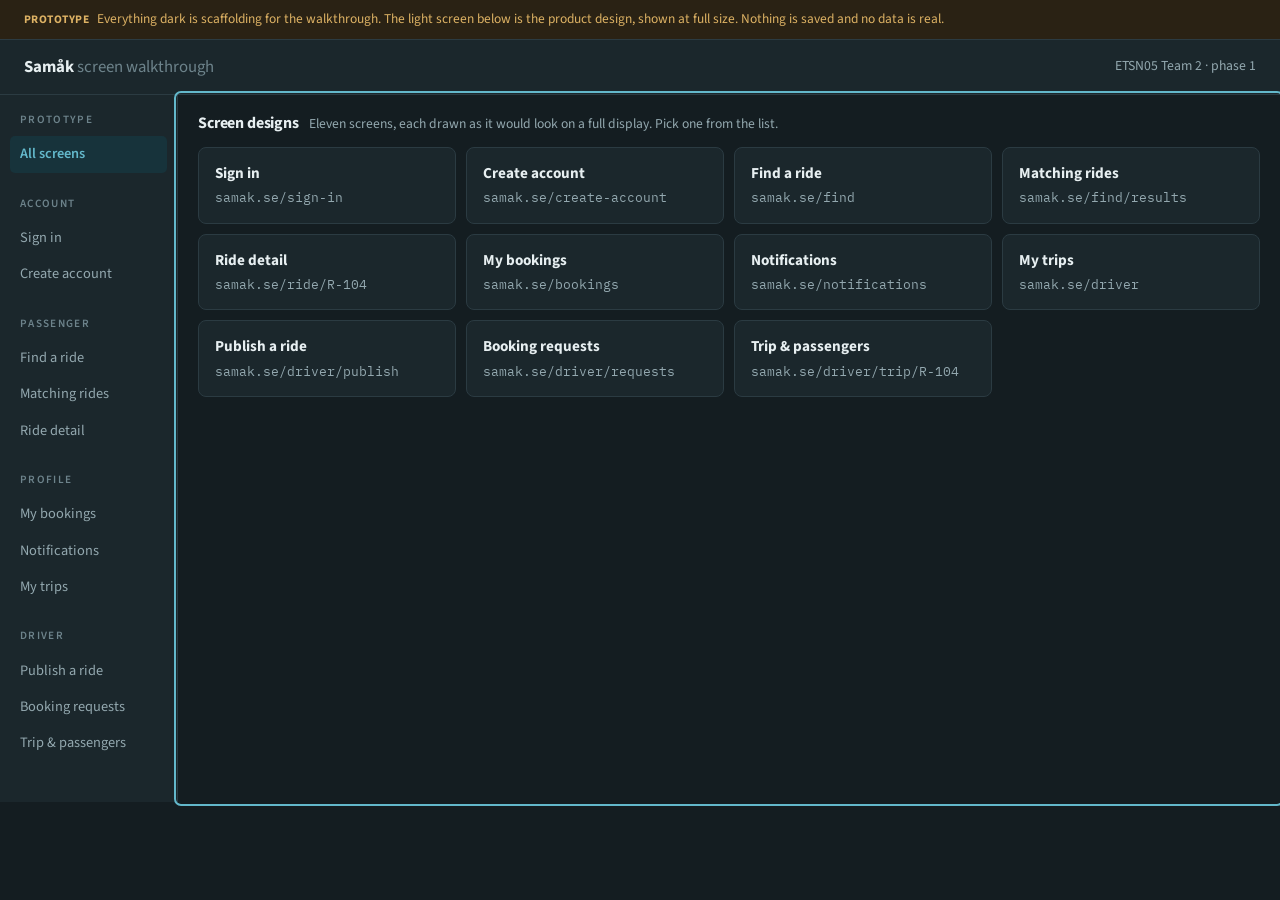
<file: index.html>
<!DOCTYPE html>
<html lang="en">
<head>
<meta charset="utf-8">
<meta name="viewport" content="width=device-width, initial-scale=1">
<title>Samåk Screens</title>
<link rel="preconnect" href="https://fonts.googleapis.com">
<link rel="preconnect" href="https://fonts.gstatic.com" crossorigin>
<link rel="stylesheet" href="https://fonts.googleapis.com/css2?family=Source+Sans+3:wght@400;600;700&family=IBM+Plex+Mono:wght@400&display=swap">
<style>
:root{
  --ground:#EFF2F2;
  --card:#FFFFFF;
  --ink:#1E2B30;
  --muted:#5F7178;
  --faint:#8A9AA0;
  --line:#E1E8E9;
  --accent:#14657A;
  --accent-soft:#E8F1F3;
  --route:#C08219;
  --route-soft:#FAF0DD;
  --ok:#2E6F4F;
  --ok-soft:#E5F0EA;
  --body:"Source Sans 3","Segoe UI",system-ui,sans-serif;
  --mono:"IBM Plex Mono",ui-monospace,Menlo,monospace;

  /* The scaffolding has its own dark set. Everything above belongs to the
     product and must never be used outside the frame, or the two stop being
     told apart. */
  --ui-bg:#141D21;
  --ui-panel:#1B272C;
  --ui-line:#2B3B42;
  --ui-ink:#E7EFF1;
  --ui-muted:#93A8AF;
  --ui-faint:#6D838B;
  --ui-accent:#63B8CB;
  --ui-accent-soft:#17333B;
  --ui-note-bg:#2A2214;
  --ui-note-ink:#DDB264;
  color-scheme:light;
}
*{box-sizing:border-box}
body{margin:0;background:var(--ui-bg);color:var(--ui-ink);font:400 16px/1.55 var(--body);-webkit-font-smoothing:antialiased}
h1,h2,h3{margin:0;font-weight:700;letter-spacing:-.01em;text-wrap:balance}
p{margin:0}
a{color:var(--ui-accent)}
:focus-visible{outline:2px solid var(--ui-accent);outline-offset:2px;border-radius:3px}
.screen :focus-visible{outline-color:var(--accent)}
.skip{position:absolute;left:-9999px;top:0;background:var(--ui-accent);color:#0B1417;padding:10px 16px}
.skip:focus{left:0;z-index:60}

/* ============ prototype chrome (outside the frames) ============ */

.note{background:var(--ui-note-bg);border-bottom:1px solid var(--ui-line);padding:9px 24px;
  font-size:.84rem;color:var(--ui-note-ink)}
.note b{font-weight:700;letter-spacing:.04em;text-transform:uppercase;font-size:.72rem;margin-right:8px}
.shell{display:grid;grid-template-columns:178px minmax(0,1fr)}
.top{grid-column:1/-1;display:flex;align-items:center;justify-content:space-between;gap:16px;flex-wrap:wrap;
  padding:14px 24px;background:var(--ui-panel);border-bottom:1px solid var(--ui-line)}
.brand{font-weight:700;font-size:1.05rem;text-decoration:none;color:var(--ui-ink)}
.brand span{color:var(--ui-faint);font-weight:400}
.top .meta{font-size:.86rem;color:var(--ui-muted)}

nav.rail{background:var(--ui-panel);border-right:1px solid var(--ui-line);padding:16px 10px 40px}
.rail-group+.rail-group{margin-top:22px}
.rail-label{display:block;padding:0 10px 8px;font-size:.7rem;letter-spacing:.12em;text-transform:uppercase;color:var(--ui-faint);font-weight:600}
.rail a{display:block;padding:7px 10px;border-radius:5px;color:var(--ui-muted);text-decoration:none;font-size:.9rem}
.rail a:hover{background:var(--ui-bg);color:var(--ui-ink)}
.rail a[aria-current="page"]{background:var(--ui-accent-soft);color:var(--ui-accent);font-weight:600}

main{padding:16px 20px 34px;min-width:0}
.wrap{max-width:1280px;display:flex;flex-direction:column;gap:11px}
.caption{display:flex;align-items:baseline;gap:10px;flex-wrap:wrap}
.caption h1{font-size:1rem;color:var(--ui-ink)}
.caption p{color:var(--ui-muted);font-size:.85rem;max-width:90ch}
.caption .tag{font-size:.66rem;font-weight:700;letter-spacing:.1em;text-transform:uppercase;
  color:var(--ui-accent);background:var(--ui-accent-soft);border-radius:3px;padding:3px 7px}

.grid{display:grid;grid-template-columns:repeat(auto-fill,minmax(215px,1fr));gap:10px}
a.tile{display:flex;flex-direction:column;gap:3px;text-decoration:none;color:var(--ui-ink);
  border:1px solid var(--ui-line);border-radius:8px;background:var(--ui-panel);padding:14px 16px}
a.tile:hover{border-color:var(--ui-accent)}
a.tile strong{font-size:.95rem}
a.tile span{font-size:.82rem;color:var(--ui-muted);font-family:var(--mono)}

/* ============ the browser frame ============ */

.frame{border:1px solid var(--ui-line);border-radius:10px;overflow:hidden;background:var(--card);
  box-shadow:0 18px 40px -20px rgba(0,0,0,.6)}
.stage{position:relative;overflow:hidden;background:var(--ground)}
.screen{width:1280px;height:820px;transform-origin:top left;overflow:hidden;background:#F6F8F8;
  font-size:16px;color:var(--ink);display:flex;flex-direction:column}

/* ============ inside the frame: the product itself ============ */

.screen .bar{display:flex;align-items:center;justify-content:space-between;gap:24px;
  padding:0 32px;height:62px;background:#fff;border-bottom:1px solid var(--line);flex:none}
.screen .logo{font-weight:700;font-size:19px;letter-spacing:-.02em}
.screen .menu{display:flex;gap:26px;margin-left:14px}
.screen .menu a{color:var(--muted);text-decoration:none;font-size:15px;padding:4px 0;border-bottom:2px solid transparent}
.screen .menu a.here{color:var(--ink);font-weight:600;border-bottom-color:var(--accent)}
.screen .sub{display:flex;gap:24px;padding:0 32px;height:46px;align-items:center;
  background:#fff;border-bottom:1px solid var(--line);flex:none}
.screen .sub a{color:var(--muted);text-decoration:none;font-size:14px;padding:3px 0;border-bottom:2px solid transparent}
.screen .sub a.here{color:var(--ink);font-weight:600;border-bottom-color:var(--accent)}
.screen .barleft{display:flex;align-items:center}
.screen .me{display:flex;align-items:center;gap:9px;font-size:14px;color:var(--muted)}

.screen .body{flex:1;overflow:hidden;padding:32px}
.screen .col{max-width:880px;margin:0 auto;display:flex;flex-direction:column;gap:20px}
.screen .col.wide{max-width:1040px}
.screen .col.tight{gap:12px}
.screen .col.tight .box{padding:15px 20px;gap:11px}

.screen .ph{display:flex;align-items:flex-end;justify-content:space-between;gap:18px}
.screen .ph h2{font-size:26px}
.screen .ph .s{color:var(--muted);font-size:15px;margin-top:3px}

.screen .box{background:#fff;border:1px solid var(--line);border-radius:9px;padding:22px;display:flex;flex-direction:column;gap:16px}
.screen .split{display:grid;grid-template-columns:1fr 1fr;gap:18px}
.screen .r{display:flex;gap:12px;align-items:center;flex-wrap:wrap}
.screen .r.end{justify-content:flex-end}

.screen .f{display:flex;flex-direction:column;gap:6px}
.screen .f label{font-size:13px;font-weight:600;color:var(--muted)}
.screen .in{border:1px solid var(--line);border-radius:6px;padding:11px 13px;font-size:15px;background:#fff;color:var(--ink)}
.screen .in.soft{color:var(--faint)}
.screen .hint{font-size:13px;color:var(--faint)}
.screen .grid3{display:grid;grid-template-columns:1fr 1fr 1fr;gap:14px}
.screen .grid2{display:grid;grid-template-columns:1fr 1fr;gap:14px}

.screen a{text-decoration:none;color:inherit}
.screen .b{display:inline-flex;cursor:pointer;align-items:center;border-radius:6px;padding:11px 18px;font-size:15px;font-weight:600}
.screen .b.pri{background:var(--accent);color:#fff}
.screen .b.sec{background:#fff;color:var(--ink);border:1px solid var(--line)}
.screen .b.sm{padding:8px 13px;font-size:13.5px}

.screen .chip{display:inline-flex;align-items:center;border-radius:999px;padding:5px 11px;font-size:12.5px;font-weight:600;background:var(--ground);color:var(--muted)}
.screen .chip.ok{background:var(--ok-soft);color:var(--ok)}
.screen .chip.warn{background:var(--route-soft);color:#8A5C12}

.screen .av{width:36px;height:36px;border-radius:50%;background:var(--accent-soft);color:var(--accent);
  display:grid;place-items:center;font-weight:600;font-size:14px;flex:none}
.screen .av.sm{width:30px;height:30px;font-size:12px}

.screen .rt{list-style:none;margin:0;padding:4px 0 0;display:grid;grid-auto-flow:column;grid-auto-columns:1fr}
.screen .rt li{display:grid;grid-template-rows:auto 14px auto;justify-items:center;position:relative;text-align:center}
.screen .rt .t{font-family:var(--mono);font-size:12.5px;color:var(--muted)}
.screen .rt .d{width:10px;height:10px;border-radius:50%;background:#fff;border:2px solid var(--line);align-self:center;z-index:1}
.screen .rt .n{font-size:13.5px;color:var(--muted);margin-top:4px}
.screen .rt li::after{content:"";position:absolute;top:calc(50% - 1px);left:50%;right:-50%;height:2px;background:var(--line)}
.screen .rt li:last-child::after{display:none}
.screen .rt li.on .d{background:var(--route);border-color:var(--route)}
.screen .rt li.on .n{color:var(--ink);font-weight:600}
.screen .rt li.lk::after{background:var(--route)}

.screen table{border-collapse:collapse;width:100%;font-size:14.5px}
.screen th{font-size:11.5px;letter-spacing:.08em;text-transform:uppercase;color:var(--faint);
  text-align:left;padding:0 12px 9px;border-bottom:1px solid var(--line);white-space:nowrap}
.screen td{padding:12px;border-bottom:1px solid var(--line)}
.screen tr:last-child td{border-bottom:0}
.screen td.m,.screen th.m{font-family:var(--mono);font-variant-numeric:tabular-nums}

.screen ul.l{list-style:none;margin:0;padding:0}
.screen ul.l li{display:flex;gap:14px;align-items:center;padding:13px 0;border-bottom:1px solid var(--line)}
.screen ul.l li:last-child{border-bottom:0}
.screen .tx{flex:1;min-width:0;display:flex;flex-direction:column;gap:2px;color:inherit}
.screen a.tx:hover .tt{color:var(--accent)}
.screen .tt{font-weight:600;font-size:15px}
.screen .ss{font-size:13.5px;color:var(--muted)}
.screen .dot{width:7px;height:7px;border-radius:50%;background:var(--route);flex:none}
.screen .dot.off{background:var(--line)}

/* auth screens: full-bleed, centred */
.screen.auth{background:#F1F5F5;align-items:center;justify-content:center;padding:0}
.screen.auth .pane{width:440px;display:flex;flex-direction:column;gap:18px}
.screen.auth .pane.wide{width:720px}
.screen.auth .mark{text-align:center;font-weight:700;font-size:24px;letter-spacing:-.02em}
.screen.auth .mark span{display:block;font-size:14px;font-weight:400;color:var(--muted);margin-top:4px}

@media (max-width:820px){
  .shell{grid-template-columns:minmax(0,1fr)}
  nav.rail{border-right:0;border-bottom:1px solid var(--ui-line);display:flex;gap:16px;overflow-x:auto;padding:10px 16px}
  .rail-group+.rail-group{margin-top:0}
  .rail-group{display:flex;align-items:center;gap:6px}
  .rail-label{padding:0 4px 0 0;white-space:nowrap}
  .rail a{white-space:nowrap}
  main{padding:20px 16px 44px}
  .note{padding:8px 16px}
}
</style>
</head>
<body>

<a class="skip" href="#main">Skip to content</a>
<div class="note"><b>Prototype</b>Everything dark is scaffolding for the walkthrough. The light screen below is the product design, shown at full size. Nothing is saved and no data is real.</div>

<div class="shell">
  <header class="top">
    <a class="brand" href="#/">Samåk <span>screen walkthrough</span></a>
    <span class="meta">ETSN05 Team 2 · phase 1</span>
  </header>
  <nav class="rail" id="rail" aria-label="Screens"></nav>
  <main id="main" tabindex="-1"></main>
</div>

<script>
(function () {

  var esc = function (s) {
    return String(s == null ? '' : s).replace(/&/g, '&amp;').replace(/</g, '&lt;')
      .replace(/>/g, '&gt;').replace(/"/g, '&quot;');
  };

  var STOPS = [
    { n: 'Malmö C', t: '07:40' }, { n: 'Lomma', t: '07:56' }, { n: 'Bjärred', t: '08:04' },
    { n: 'Landskrona', t: '08:19' }, { n: 'Helsingborg', t: '08:41' }
  ];
  var STOPS_B = [
    { n: 'Malmö C', t: '08:10' }, { n: 'Lund C', t: '08:28' }, { n: 'Eslöv', t: '08:47' },
    { n: 'Höör', t: '09:02' }, { n: 'Hässleholm', t: '09:24' }
  ];
  var STOPS_C = [
    { n: 'Malmö C', t: '07:15' }, { n: 'Lomma', t: '07:31' },
    { n: 'Bjärred', t: '07:39' }, { n: 'Landskrona', t: '07:58' }
  ];

  function rt(stops, from, to) {
    var a = -1, b = -1;
    stops.forEach(function (s, i) { if (s.n === from) a = i; if (s.n === to) b = i; });
    return '<ol class="rt">' + stops.map(function (s, i) {
      var c = [];
      if (a > -1 && i >= a && i <= b) c.push('on');
      if (a > -1 && i >= a && i < b) c.push('lk');
      return '<li class="' + c.join(' ') + '"><span class="t">' + esc(s.t) + '</span>' +
        '<span class="d"></span><span class="n">' + esc(s.n) + '</span></li>';
    }).join('') + '</ol>';
  }

  /* the product's own chrome, drawn inside the frame */
  /* Three tabs and no more: book as a passenger, offer as a driver, and everything
     that is yours — bookings, trips, notifications — under Profile. */
  function app(active, content, sub) {
    var items = [
      ['Find a ride', 'pass', '#/find'],
      ['Offer a ride', 'drive', '#/publish'],
      ['Profile', 'profile', '#/bookings']
    ];
    return '<header class="bar"><div class="barleft"><span class="logo">Samåk</span>' +
      '<nav class="menu">' + items.map(function (i) {
        return '<a href="' + i[2] + '" class="' + (i[1] === active ? 'here' : '') + '">' +
          esc(i[0]) + '</a>';
      }).join('') + '</nav></div>' +
      '<span class="me"><span class="av sm">AE</span>Alice Ek</span></header>' +
      (sub || '') + '<div class="body">' + content + '</div>';
  }

  function profileTabs(active) {
    return '<nav class="sub">' + [
      ['My bookings', 'bookings', '#/bookings'], ['My trips', 'trips', '#/driver'],
      ['Notifications', 'notif', '#/notifications'], ['Account', 'account', '#/bookings']
    ].map(function (i) {
      return '<a href="' + i[2] + '" class="' + (i[1] === active ? 'here' : '') + '">' +
        esc(i[0]) + '</a>';
    }).join('') + '</nav>';
  }

  function ph(title, sub, right) {
    return '<div class="ph"><div><h2>' + title + '</h2>' +
      (sub ? '<div class="s">' + sub + '</div>' : '') + '</div>' +
      (right ? '<div class="r">' + right + '</div>' : '') + '</div>';
  }

  function ride(name, initials, car, times, date, seats, stops, from, to) {
    return '<div class="box">' +
      '<div class="ph"><div class="r"><span class="av">' + esc(initials) + '</span>' +
      '<div><div class="tt">' + esc(name) + '</div><div class="ss">' + esc(car) + '</div></div></div>' +
      '<div style="text-align:right"><div style="font-family:var(--mono);font-size:17px">' + esc(times) + '</div>' +
      '<div class="ss">' + esc(date) + '</div></div></div>' +
      rt(stops, from, to) +
      '<div class="ph"><span class="chip ok">' + esc(seats) + '</span>' +
      '<a class="b sec sm" href="#/ride">View ride</a></div>' +
      '</div>';
  }

  /* ---------- screens ---------- */

  var SCREENS = [];
  function screen(s) { SCREENS.push(s); }

  screen({
    path: '#/', group: 'Prototype', label: 'All screens',
    title: 'Screen designs',
    lede: 'Eleven screens, each shown as it would look on a full display. Pick one from the list to see it.',
    index: true
  });

  screen({
    path: '#/signin', group: 'Account', label: 'Sign in', url: 'samak.se/sign-in',
    title: 'Sign in', lede: 'One sign-in for both roles. Where you land after depends on the role on your account.',
    auth: true,
    render: function () {
      return '<div class="pane">' +
        '<div class="mark">Samåk<span>Share the ride, split the drive</span></div>' +
        '<div class="box">' +
          '<div class="f"><label>E-mail</label><div class="in">alice.ek@example.se</div></div>' +
          '<div class="f"><label>Password</label><div class="in">••••••••••</div></div>' +
          '<a class="b pri" href="#/find" style="justify-content:center">Sign in</a>' +
          '<div class="ss" style="text-align:center">New here? <a href="#/signup" style="color:var(--accent);font-weight:600">Create an account</a></div>' +
        '</div>' +
      '</div>';
    }
  });

  screen({
    path: '#/signup', group: 'Account', label: 'Create account', url: 'samak.se/create-account',
    title: 'Create account', lede: 'Registration asks how you intend to use it — driver, passenger or both. The role lives on the account, not on two separate logins.',
    auth: true,
    render: function () {
      return '<div class="pane wide">' +
        '<div class="mark">Create your account</div>' +
        '<div class="box">' +
          '<div class="grid2">' +
            '<div class="f"><label>Full name</label><div class="in">Alice Ek</div></div>' +
            '<div class="f"><label>E-mail</label><div class="in">alice.ek@example.se</div></div>' +
            '<div class="f"><label>Password</label><div class="in">••••••••••</div></div>' +
            '<div class="f"><label>Home location</label><div class="in">Lund C</div>' +
            '<span class="hint">Chosen from the list of locations.</span></div>' +
          '</div>' +
          '<div class="f"><label>How will you use Samåk?</label>' +
            '<div class="grid3">' +
              '<div class="in" style="text-align:center">Passenger</div>' +
              '<div class="in" style="text-align:center">Driver</div>' +
              '<div class="in" style="text-align:center;border-color:var(--accent);background:var(--accent-soft);color:var(--accent);font-weight:600">Both</div>' +
            '</div>' +
          '</div>' +
          '<div class="r end"><a class="b sec" href="#/signin">Cancel</a><a class="b pri" href="#/find">Create account</a></div>' +
        '</div>' +
      '</div>';
    }
  });

  screen({
    path: '#/find', group: 'Passenger', label: 'Find a ride', url: 'samak.se/find',
    title: 'Find a ride', lede: 'The search. Locations come from a maintained list rather than free text, because matching depends on knowing where each one sits along a route.',
    render: function () {
      return app('pass',
        '<div class="col">' +
          ph('Where are you going?', 'Saturday 13 September') +
          '<div class="box">' +
            '<div class="grid2">' +
              '<div class="f"><label>From</label><div class="in">Malmö C</div></div>' +
              '<div class="f"><label>To</label><div class="in">Helsingborg</div></div>' +
            '</div>' +
            '<div class="grid3">' +
              '<div class="f"><label>Date</label><div class="in">13 Sep 2026</div></div>' +
              '<div class="f"><label>Earliest departure</label><div class="in">07:00</div></div>' +
              '<div class="f"><label>Seats</label><div class="in">1</div></div>' +
            '</div>' +
            '<div class="ph"><span class="hint">Rides that cover part of the way are included.</span>' +
            '<a class="b pri" href="#/results">Search</a></div>' +
          '</div>' +
          '<div class="box">' +
            '<div class="ph"><div class="tt">Your upcoming rides</div>' +
            '<a class="b sec sm" href="#/bookings">All bookings</a></div>' +
            '<ul class="l">' +
              '<li><div class="tx"><span class="tt">Malmö C → Helsingborg</span>' +
              '<span class="ss">Sat 13 Sep 07:40 · Erik Hovander · 1 seat</span></div>' +
              '<span class="chip warn">Awaiting driver</span></li>' +
              '<li><div class="tx"><span class="tt">Lund C → Höör</span>' +
              '<span class="ss">Sun 14 Sep 08:28 · Nina Aronsson · 1 seat</span></div>' +
              '<span class="chip ok">Confirmed</span></li>' +
            '</ul>' +
          '</div>' +
        '</div>');
    }
  });

  screen({
    path: '#/results', group: 'Passenger', label: 'Matching rides', url: 'samak.se/find/results',
    title: 'Matching rides', lede: 'Full matches and rides that only cover part of the journey, in one list. The amber section of each line is the part you would be in the car.',
    render: function () {
      return app('pass',
        '<div class="col wide tight">' +
          ph('Malmö C to Helsingborg', 'Sat 13 Sep, from 07:00, 1 seat · 3 rides',
            '<a class="b sec sm" href="#/find">Change search</a>') +
          ride('Erik Hovander', 'EH', 'Volvo V60', '07:40–08:41', 'Sat 13 Sep',
            '2 of 3 seats free', STOPS, 'Malmö C', 'Helsingborg') +
          ride('Sanna Tell', 'ST', 'Kia Ceed', '07:15–07:58', 'Sat 13 Sep',
            '1 of 4 seats free', STOPS_C, 'Malmö C', 'Landskrona') +
          ride('Nina Aronsson', 'NA', 'VW ID.4', '08:10–09:24', 'Sat 13 Sep',
            '2 of 4 seats free', STOPS_B, 'Malmö C', 'Lund C') +
        '</div>');
    }
  });

  screen({
    path: '#/ride', group: 'Passenger', label: 'Ride detail', url: 'samak.se/ride/R-104',
    title: 'Ride detail and booking', lede: 'The whole route with times, who is already in the car, and the seat request. Boarding and alighting stop are chosen here, which is what creates a partial booking.',
    render: function () {
      return app('pass',
        '<div class="col wide">' +
          ph('Malmö C to Helsingborg', 'Saturday 13 September, departs 07:40',
            '<a class="b sec sm" href="#/results">Back to results</a>') +
          '<div class="box">' +
            '<div class="ph"><div class="r"><span class="av">EH</span>' +
            '<div><div class="tt">Erik Hovander</div><div class="ss">Volvo V60 · 37 trips</div></div></div>' +
            '<span class="chip ok">2 of 3 seats free</span></div>' +
            rt(STOPS, 'Malmö C', 'Helsingborg') +
          '</div>' +
          '<div class="split">' +
            '<div class="box"><div class="tt">Book a seat</div>' +
              '<div class="grid2">' +
                '<div class="f"><label>Get on at</label><div class="in">Malmö C · 07:40</div></div>' +
                '<div class="f"><label>Get off at</label><div class="in">Helsingborg · 08:41</div></div>' +
              '</div>' +
              '<div class="f"><label>Seats</label><div class="in">1</div></div>' +
              '<div class="r end"><a class="b pri" href="#/bookings">Request seat</a></div>' +
              '<span class="hint">The driver accepts or declines. You get a notification either way.</span>' +
            '</div>' +
            '<div class="box"><div class="tt">Who else is coming</div>' +
              '<ul class="l">' +
                '<li><span class="av">TÅ</span><div class="tx"><span class="tt">Tove Åkesson</span>' +
                '<span class="ss">Malmö C → Landskrona</span></div><span class="chip ok">Confirmed</span></li>' +
              '</ul>' +
              '<div class="ss">Non-smoking. Small bags only — the boot has a bike rack.</div>' +
            '</div>' +
          '</div>' +
        '</div>');
    }
  });

  screen({
    path: '#/bookings', group: 'Profile', label: 'My bookings', url: 'samak.se/bookings',
    title: 'My bookings', lede: 'Upcoming trips and the history behind them. History is what makes the usage figures in the final report possible, so it is not optional.',
    render: function () {
      function rows(list) {
        return list.map(function (b) {
          return '<tr><td>' + esc(b[0]) + '</td><td class="m">' + esc(b[1]) + '</td>' +
            '<td>' + esc(b[2]) + '</td><td>' + b[3] + '</td>' +
            '<td style="text-align:right">' + (b[4] ? '<a class="b sec sm" href="#/bookings">Cancel</a>' : '') + '</td></tr>';
        }).join('');
      }
      return app('profile',
        '<div class="col wide">' +
          ph('My bookings', null, '<a class="b pri sm" href="#/find">Find a ride</a>') +
          '<div class="box"><div class="tt">Upcoming</div><table>' +
            '<thead><tr><th>Trip</th><th class="m">Departs</th><th>Driver</th><th>State</th><th></th></tr></thead>' +
            '<tbody>' + rows([
              ['Malmö C → Helsingborg', 'Sat 13 Sep 07:40', 'Erik Hovander', '<span class="chip warn">Awaiting driver</span>', 1],
              ['Lund C → Höör', 'Sun 14 Sep 08:28', 'Nina Aronsson', '<span class="chip ok">Confirmed</span>', 1]
            ]) + '</tbody></table></div>' +
          '<div class="box"><div class="tt">Past</div><table>' +
            '<thead><tr><th>Trip</th><th class="m">Departed</th><th>Driver</th><th>State</th><th></th></tr></thead>' +
            '<tbody>' + rows([
              ['Malmö C → Lund C', 'Fri 5 Sep 17:05', 'Nina Aronsson', '<span class="chip">Completed</span>', 0],
              ['Landskrona → Helsingborg', 'Tue 2 Sep 07:15', 'Erik Hovander', '<span class="chip">Cancelled</span>', 0]
            ]) + '</tbody></table></div>' +
        '</div>', profileTabs('bookings'));
    }
  });

  screen({
    path: '#/notifications', group: 'Profile', label: 'Notifications', url: 'samak.se/notifications',
    title: 'Notifications', lede: 'Every entry opens the ride, booking or trip it refers to. That only works if each notification type has a destination, so the type list and the route list have to be written together.',
    render: function () {
      var items = [
        [1, 'Erik Hovander accepted your seat request', 'Malmö C → Helsingborg, Sat 13 Sep 07:40. Pickup outside the north entrance.', '12 min ago', '#/ride'],
        [1, 'A passenger joined your trip', 'Oskar Lejon booked Lomma → Landskrona.', '40 min ago', '#/trip'],
        [1, 'Departure time changed', 'Your ride to Hässleholm now leaves Malmö C at 08:10.', '3 h ago', '#/ride'],
        [0, 'Trip completed', 'Rate your ride with Nina Aronsson, Malmö C → Lund C.', 'Fri 5 Sep', '#/bookings'],
        [0, 'Booking cancelled by driver', 'Landskrona → Helsingborg on Tue 2 Sep was cancelled.', 'Mon 1 Sep', '#/bookings']
      ].map(function (n) {
        return '<li><span class="dot' + (n[0] ? '' : ' off') + '"></span>' +
          '<a class="tx" href="' + n[4] + '"><span class="tt">' + esc(n[1]) + '</span>' +
          '<span class="ss">' + esc(n[2]) + '</span></a>' +
          '<span class="ss" style="white-space:nowrap">' + esc(n[3]) + '</span></li>';
      }).join('');
      return app('profile',
        '<div class="col">' +
          ph('Notifications', '3 unread', '<a class="b sec sm" href="#/notifications">Mark all as read</a>') +
          '<div class="box"><ul class="l">' + items + '</ul></div>' +
        '</div>', profileTabs('notif'));
    }
  });

  screen({
    path: '#/driver', group: 'Profile', label: 'My trips', url: 'samak.se/driver',
    title: 'Driver home', lede: 'What a driver sees first: today at the top, with anything waiting for an answer surfaced before the detail.',
    render: function () {
      return app('profile',
        '<div class="col wide">' +
          ph('Your trips', 'Driving as Alice Ek', '<a class="b pri sm" href="#/publish">Publish a ride</a>') +
          '<div class="box">' +
            '<div class="ph"><div><div class="tt">Saturday 13 September</div>' +
            '<div class="ss">Malmö C → Helsingborg, departs 07:40</div></div>' +
            '<span class="chip warn">2 requests waiting</span></div>' +
            rt(STOPS) +
            '<div class="ph"><span class="chip ok">1 of 3 seats free</span>' +
            '<span class="r"><a class="b sec sm" href="#/trip">Trip detail</a>' +
            '<a class="b pri sm" href="#/requests">Answer requests</a></span></div>' +
          '</div>' +
          '<div class="box"><div class="tt">Later this week</div>' +
            '<ul class="l">' +
              '<li><div class="tx"><span class="tt">Lund C → Ystad</span>' +
              '<span class="ss">Sun 14 Sep 16:20 · 3 seats free · no requests</span></div>' +
              '<a class="b sec sm" href="#/trip">Open</a></li>' +
              '<li><div class="tx"><span class="tt">Malmö C → Lund C</span>' +
              '<span class="ss">Mon 15 Sep 07:50 · 2 seats free · 1 passenger</span></div>' +
              '<a class="b sec sm" href="#/trip">Open</a></li>' +
            '</ul>' +
          '</div>' +
        '</div>', profileTabs('trips'));
    }
  });

  screen({
    path: '#/publish', group: 'Driver', label: 'Publish a ride', url: 'samak.se/driver/publish',
    title: 'Publish a ride', lede: 'The stops between origin and destination are the point of this screen. Without them nobody can ever join halfway.',
    render: function () {
      return app('drive',
        '<div class="col wide">' +
          ph('Publish a ride') +
          '<div class="split">' +
            '<div class="box">' +
              '<div class="grid2">' +
                '<div class="f"><label>From</label><div class="in">Malmö C</div></div>' +
                '<div class="f"><label>To</label><div class="in">Helsingborg</div></div>' +
              '</div>' +
              '<div class="f"><label>Stops along the way</label>' +
                '<div class="grid3">' +
                  '<div class="in" style="text-align:center;border-color:var(--accent);background:var(--accent-soft);color:var(--accent);font-weight:600">Lomma</div>' +
                  '<div class="in" style="text-align:center;border-color:var(--accent);background:var(--accent-soft);color:var(--accent);font-weight:600">Bjärred</div>' +
                  '<div class="in" style="text-align:center;border-color:var(--accent);background:var(--accent-soft);color:var(--accent);font-weight:600">Landskrona</div>' +
                '</div>' +
                '<span class="hint">Offered from the route Malmö C and Helsingborg both sit on.</span>' +
              '</div>' +
              '<div class="grid3">' +
                '<div class="f"><label>Date</label><div class="in">13 Sep 2026</div></div>' +
                '<div class="f"><label>Departure</label><div class="in">07:40</div></div>' +
                '<div class="f"><label>Free seats</label><div class="in">3</div></div>' +
              '</div>' +
              '<div class="f"><label>Note for passengers</label>' +
              '<div class="in soft">Non-smoking. Small bags only.</div></div>' +
              '<div class="r end"><a class="b sec" href="#/driver">Save draft</a><a class="b pri" href="#/trip">Publish</a></div>' +
            '</div>' +
            '<div class="box"><div class="tt">Preview</div>' + rt(STOPS) +
              '<span class="hint">Stop times are estimated from the route. The customer does not require a map.</span>' +
            '</div>' +
          '</div>' +
        '</div>');
    }
  });

  screen({
    path: '#/requests', group: 'Driver', label: 'Booking requests', url: 'samak.se/driver/requests',
    title: 'Booking requests', lede: 'Two requests on different parts of the same route. With three seats both fit — which is why a seat has to be counted per section, not per ride.',
    render: function () {
      function req(name, initials, when, from, to) {
        return '<div class="box">' +
          '<div class="ph"><div class="r"><span class="av">' + esc(initials) + '</span>' +
          '<div><div class="tt">' + esc(name) + '</div>' +
          '<div class="ss">Requested ' + esc(when) + '</div></div></div>' +
          '<span class="chip warn">1 seat</span></div>' +
          rt(STOPS, from, to) +
          '<div class="ph"><span class="ss">Takes a seat only between ' + esc(from) + ' and ' + esc(to) + '.</span>' +
          '<span class="r"><a class="b sec sm" href="#/requests">Decline</a>' +
          '<a class="b pri sm" href="#/trip">Accept</a></span></div>' +
          '</div>';
      }
      return app('drive',
        '<div class="col wide">' +
          ph('Requests for Saturday', 'Malmö C → Helsingborg, departs 07:40',
            '<a class="b sec sm" href="#/driver">Back to trips</a>') +
          req('Alice Ek', 'AE', '2 hours ago', 'Malmö C', 'Helsingborg') +
          req('Oskar Lejon', 'OL', '40 minutes ago', 'Lomma', 'Landskrona') +
        '</div>');
    }
  });

  screen({
    path: '#/trip', group: 'Driver', label: 'Trip & passengers', url: 'samak.se/driver/trip/R-104',
    title: 'Trip and passengers', lede: 'The driver-side answer to "who am I travelling with": a pickup list in stop order, not an alphabetical list of names.',
    render: function () {
      var rows = [
        ['07:40', 'Malmö C', 'Alice Ek', ''],
        ['07:56', 'Lomma', 'Oskar Lejon', ''],
        ['08:04', 'Bjärred', '', ''],
        ['08:19', 'Landskrona', '', 'Tove Åkesson, Oskar Lejon'],
        ['08:41', 'Helsingborg', '', 'Alice Ek']
      ].map(function (m) {
        return '<tr><td class="m">' + esc(m[0]) + '</td><td>' + esc(m[1]) + '</td>' +
          '<td>' + (m[2] ? esc(m[2]) : '<span style="color:var(--faint)">—</span>') + '</td>' +
          '<td>' + (m[3] ? esc(m[3]) : '<span style="color:var(--faint)">—</span>') + '</td></tr>';
      }).join('');
      return app('drive',
        '<div class="col wide">' +
          ph('Saturday 13 September', 'Malmö C → Helsingborg · three passengers',
            '<a class="b sec sm" href="#/driver">Cancel ride</a>') +
          '<div class="box">' + rt(STOPS) +
            '<div class="r"><span class="chip ok">1 of 3 seats free</span>' +
            '<span class="chip warn">Full between Lomma and Landskrona</span></div>' +
          '</div>' +
          '<div class="box"><div class="tt">Pickup order</div><table>' +
            '<thead><tr><th class="m">Time</th><th>Stop</th><th>Picks up</th><th>Drops off</th></tr></thead>' +
            '<tbody>' + rows + '</tbody></table>' +
          '</div>' +
        '</div>');
    }
  });

  /* ---------- prototype shell ---------- */

  var ROUTES = {};
  SCREENS.forEach(function (s) { ROUTES[s.path] = s; });

  var rail = document.getElementById('rail');
  var main = document.getElementById('main');
  var path = '#/';

  (function buildRail() {
    var groups = [], by = {};
    SCREENS.forEach(function (s) {
      if (!by[s.group]) { by[s.group] = []; groups.push(s.group); }
      by[s.group].push(s);
    });
    rail.innerHTML = groups.map(function (g) {
      return '<div class="rail-group"><span class="rail-label">' + esc(g) + '</span>' +
        by[g].map(function (s) {
          return '<a href="' + s.path + '" data-path="' + s.path + '">' + esc(s.label) + '</a>';
        }).join('') + '</div>';
    }).join('');
  })();

  function indexView() {
    var tiles = SCREENS.filter(function (s) { return !s.index; }).map(function (s) {
      return '<a class="tile" href="' + s.path + '">' +
        '<strong>' + esc(s.label) + '</strong>' +
        '<span>' + esc(s.url || '') + '</span></a>';
    }).join('');
    return '<div class="wrap"><div class="caption"><h1>Screen designs</h1>' +
      '<p>Eleven screens, each drawn as it would look on a full display. Pick one from the list.</p></div>' +
      '<div class="grid">' + tiles + '</div></div>';
  }

  function frameView(s) {
    return '<div class="wrap">' +
      '<div class="caption"><span class="tag">Product design</span>' +
      '<h1>' + esc(s.title) + '</h1><p>' + esc(s.lede) + '</p></div>' +
      '<div class="frame">' +
        '<div class="stage" id="stage">' +
          '<div class="screen' + (s.auth ? ' auth' : '') + '" id="screen">' + s.render() + '</div>' +
        '</div>' +
      '</div>' +
    '</div>';
  }

  /* The screen is drawn at 1280x820 and scaled down to whatever width there is,
     so what you see is the real layout rather than a squeezed one. */
  function fit() {
    var stage = document.getElementById('stage');
    var screen = document.getElementById('screen');
    if (!stage || !screen) { return; }
    /* never upscale past 1:1 — beyond that the 1280px design just gets blurry */
    var k = Math.min(stage.clientWidth / 1280, 1);
    screen.style.transform = 'scale(' + k + ')';
    stage.style.height = Math.round(820 * k) + 'px';
  }

  function render() {
    var s = ROUTES[path];
    main.innerHTML = s ? (s.index ? indexView() : frameView(s))
      : '<div class="wrap"><div class="caption"><h1>Not in this prototype</h1>' +
        '<p>Nothing here answers to that link. <a href="#/">Back to the list</a>.</p></div></div>';
    if (s && !s.index) { fit(); }
    Array.prototype.forEach.call(rail.querySelectorAll('a'), function (a) {
      if (a.getAttribute('data-path') === path) { a.setAttribute('aria-current', 'page'); }
      else { a.removeAttribute('aria-current'); }
    });
    document.title = (s && !s.index ? s.label + ' — ' : '') + 'Samåk Screens';
    main.focus();
    window.scrollTo(0, 0);
  }

  /* Capture phase, and the path is kept here rather than read from location.hash:
     embedded in a sandboxed frame neither the hash nor bubbled clicks are reliable. */
  document.addEventListener('click', function (e) {
    var a = e.target.closest ? e.target.closest('a[href^="#/"]') : null;
    if (!a || e.metaKey || e.ctrlKey || e.shiftKey || e.button) { return; }
    e.preventDefault();
    e.stopPropagation();
    var next = a.getAttribute('href');
    if (next === path) { return; }
    path = next;
    render();
    try { if (location.hash !== next) { location.hash = next; } } catch (err) {}
  }, true);

  window.addEventListener('resize', fit);
  window.addEventListener('hashchange', function () {
    var h = location.hash;
    if (h && h !== path && ROUTES[h]) { path = h; render(); }
  });

  try { if (location.hash && ROUTES[location.hash]) { path = location.hash; } } catch (e) {}
  render();
})();
</script>
</body>
</html>
</file>
